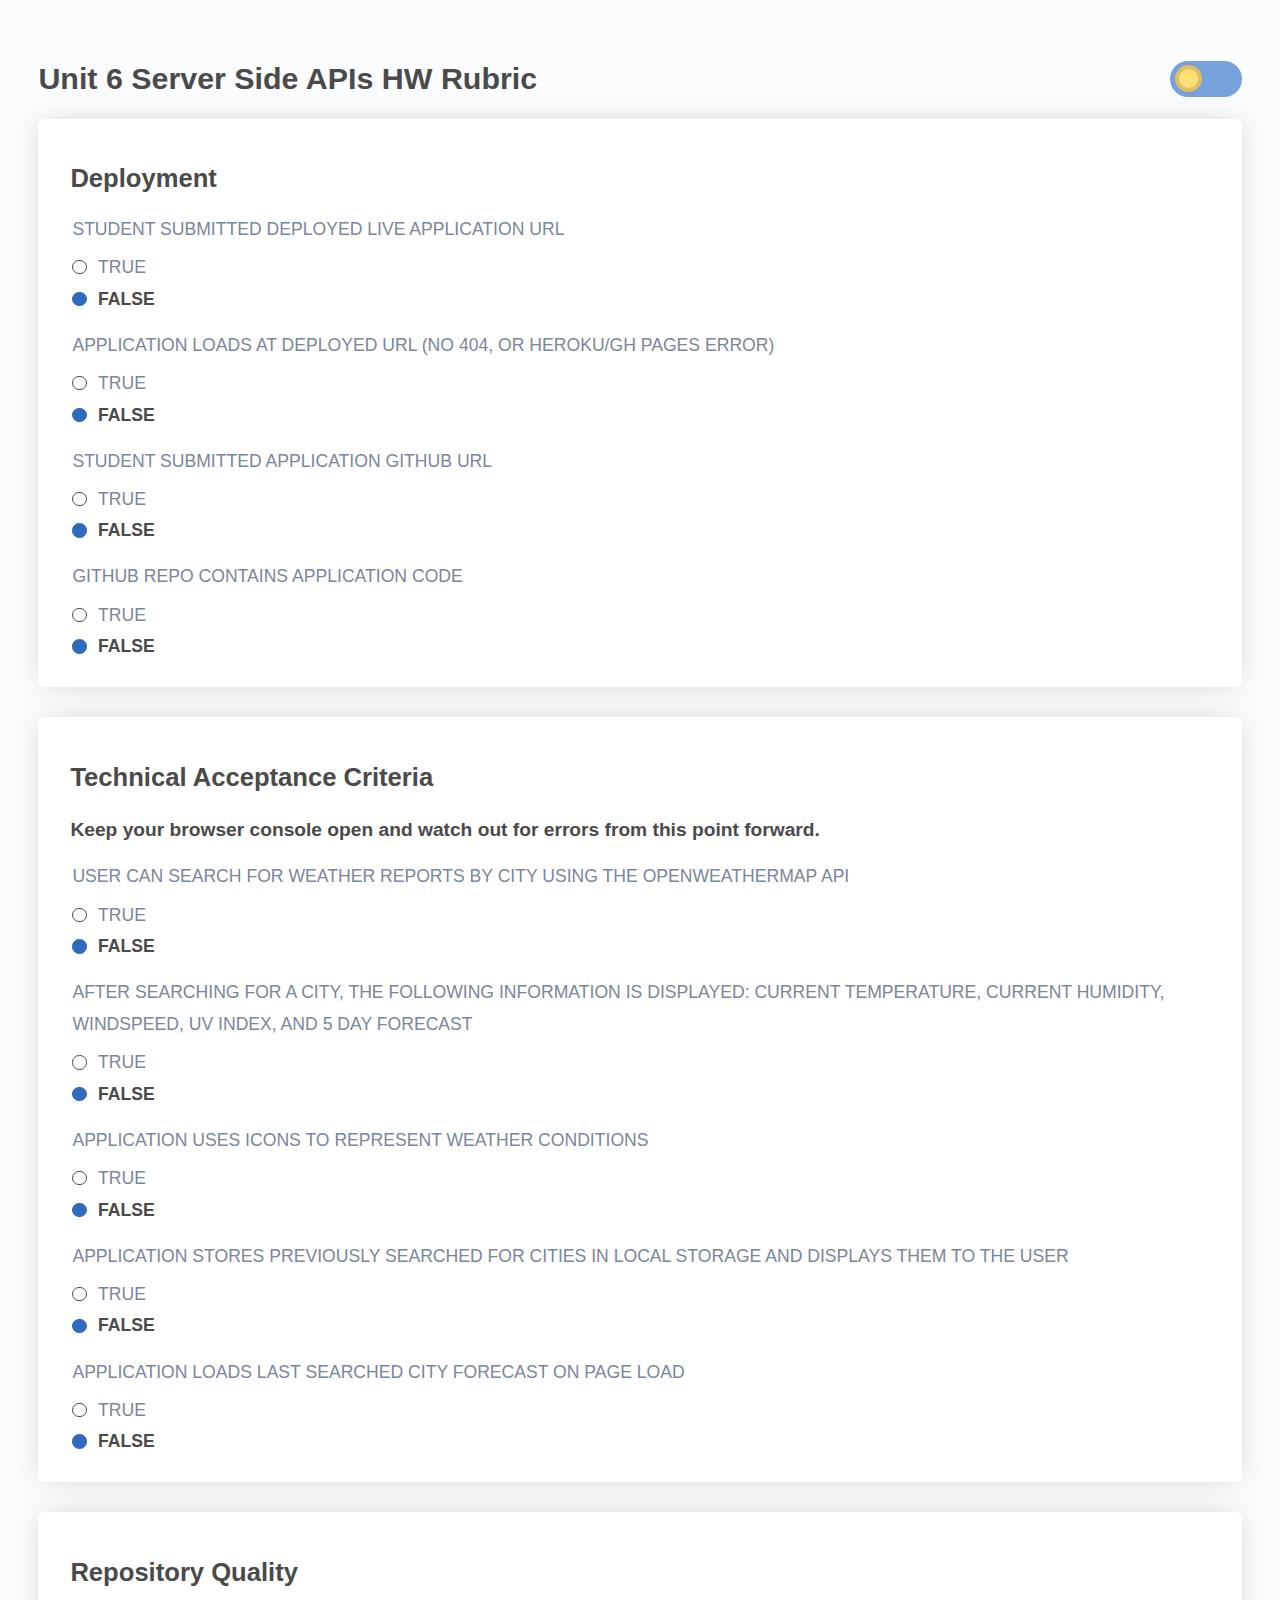
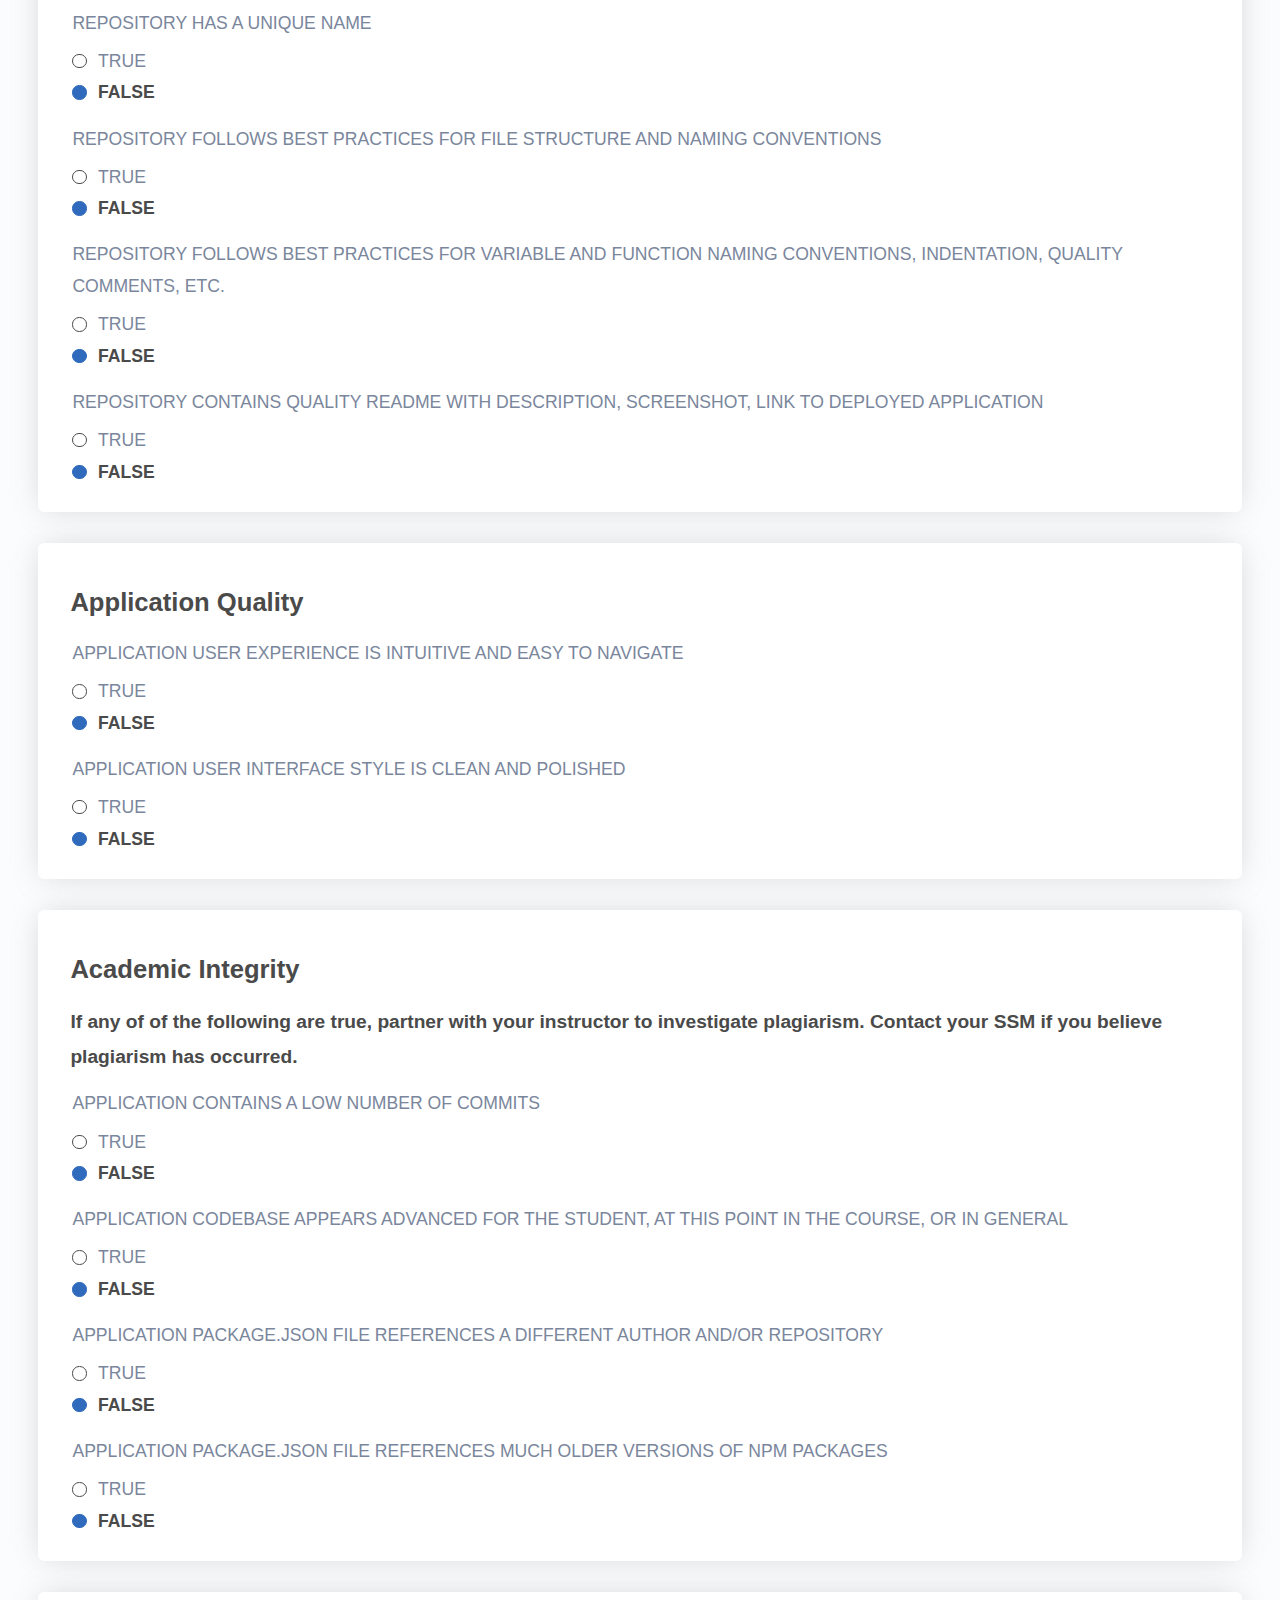
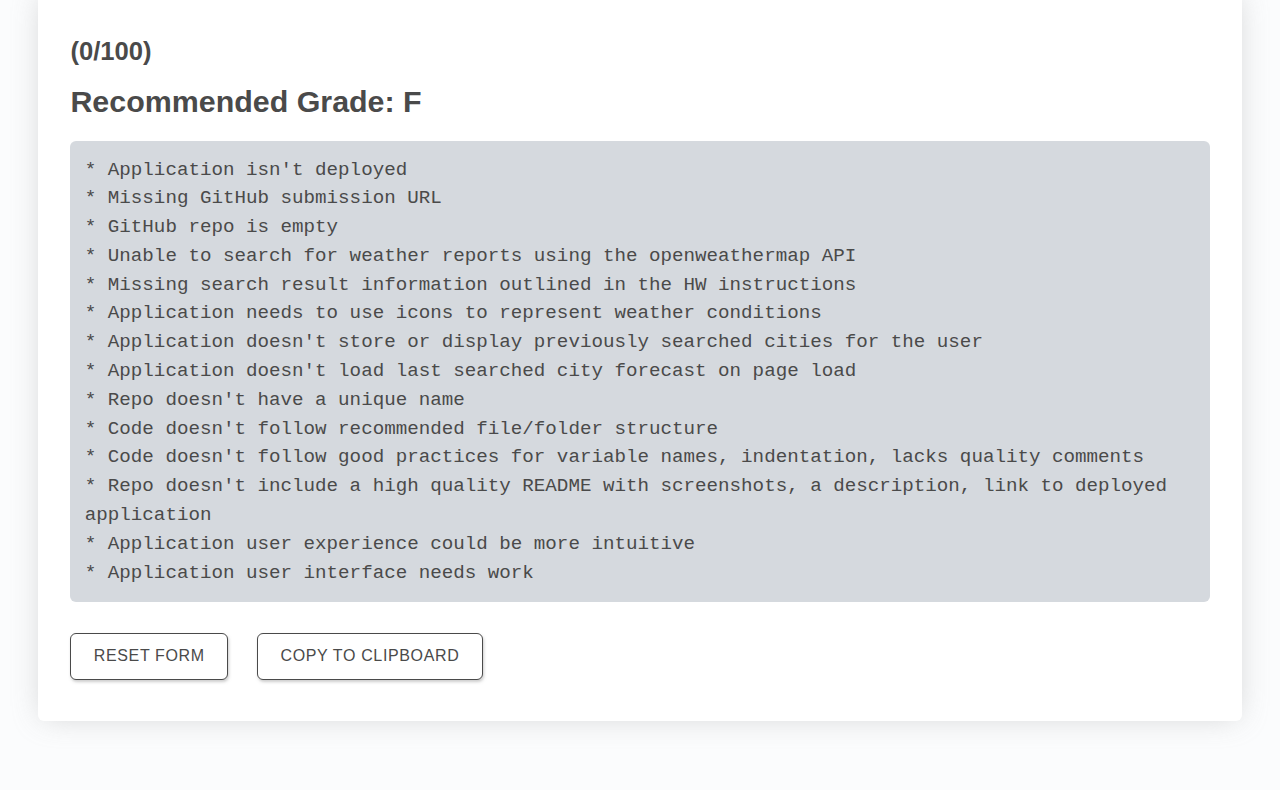
<file: 02-Homework/unit-6-rubric.html>
<!DOCTYPE html>
<html lang="en">
  <head>
    <meta charset="UTF-8" />
    <meta name="viewport" content="width=device-width, initial-scale=1.0" />
    <meta http-equiv="X-UA-Compatible" content="ie=edge" />
    <link href="https://rsms.me/inter/inter.css" rel="stylesheet" />
    <title>HW Grading Rubric</title>
    <style>
      *,
      *::before,
      *::after {
        box-sizing: border-box;
      }

      html,
      body {
        margin: 0;
        padding: 0;
        line-height: 1.15;
        font-size: 100%;
        color: #fefefe;
        transition: all 0.4s;
      }

      body {
        background-color: #fbfcfd;
        font-family: "Inter", sans-serif;
        color: #4a4a4a;
      }

      #app.dark {
        background-color: #121212;
        color: #e2e2e2;
      }

      h1 {
        font-size: 1.9rem;
      }

      h2 {
        font-size: 1.6rem;
      }

      h3 {
        font-size: 1.2rem;
      }

      h4 {
        font-size: 0.9rem;
      }

      p,
      legend {
        font-size: 1.2rem;
      }

      label {
        font-size: 0.9rem;
        line-height: 2;
      }

      fieldset {
        border: none;
        padding: 0;
        margin-top: 0.9rem;
      }

      input[type="radio"],
      input[type="checkbox"] {
        position: absolute !important;
        height: 1px;
        width: 1px;
        overflow: hidden;
        clip: rect(1px 1px 1px 1px);
        clip: rect(1px, 1px, 1px, 1px);
        white-space: nowrap;
      }

      #app {
        padding: 3%;
        transition: all 0.4s;
      }

      #app h1 {
        font-size: 1.9rem;
        font-weight: 700;
        line-height: 1.3;
      }

      header {
        display: flex;
        justify-content: space-between;
        align-items: center;
      }

      .switch-group {
        display: flex;
        align-items: center;
        height: 2.25rem;
        width: 4.5rem;
      }

      input[type="checkbox"] + .toggle {
        height: 100%;
        width: 100%;
        background-color: #77a1db;
        border-radius: 1.9rem;
        cursor: pointer;
        display: flex;
        align-items: center;
        padding: 0.35rem;
        cursor: pointer;
        overflow: hidden;
        background-position: 25% 125%;
        transition: all 0.5s;
      }

      input[type="checkbox"]:focus + .toggle {
        outline: rgb(59, 153, 252) auto 5px;
      }

      input[type="checkbox"]:checked + .toggle {
        background-color: rgb(85, 89, 204);
        background-size: 1rem;
        background-repeat: no-repeat;
        background-position: 25%;
        background-image: url("[data-uri]");
        transition: all 0.5s;
      }

      input[type="checkbox"] + .toggle::after {
        content: "";
        display: block;
        height: 1.7rem;
        width: 1.7rem;
        border-radius: 50%;
        cursor: pointer;
        border: 4px solid #e1be64;
        background-color: #fddf74;
        transform: translateX(0rem);
        transition: all 0.5s;
        background-position: center bottom;
      }

      input[type="checkbox"]:hover + .toggle::after {
        transform: translateX(0rem) scale(1.1);
      }

      input[type="checkbox"]:checked + .toggle::after {
        border: 4px solid #ffffff;
        background-color: rgba(255, 255, 255, 0.4);
        transform: translateX(2.1rem);
        transition: all 0.5s;
        background-position: center;
        background-size: 60%;
        background-repeat: no-repeat;
        background-image: url("[data-uri]");
      }

      input[type="checkbox"]:checked:hover + .toggle::after {
        transform: translateX(2.1rem) scale(1.075);
      }

      .card {
        background-color: #fff;
        border-radius: 6px;
        border-width: 0;
        box-shadow: rgba(155, 155, 155, 0.45) 0 0 30px -5px;
        font-size: 1.1rem;
        height: 100%;
        line-height: 1.8rem;
        padding: 1.5rem 2rem;
        width: 100%;
        margin-bottom: 1.9rem;
      }

      .dark .card {
        background-color: #333333;
        box-shadow: none;
      }

      .card h1,
      .card h2,
      .card h3,
      .card h4,
      .card h5,
      .card h6 {
        color: #4a4a4a;
      }

      .dark .card h1,
      .dark .card h2,
      .dark .card h3,
      .dark .card h4,
      .dark .card h5,
      .dark .card h6 {
        color: #e2e2e2;
      }

      .card h3 {
        font-size: 1.2rem;
        font-weight: 700;
        line-height: 1.8em;
        margin: 0;
        padding: 0;
      }

      .card p,
      .card label,
      .card legend {
        color: #7a869c;
        font-weight: 300;
        border-width: 0;
        display: block;
        font-size: 1.1rem;
        font-weight: 300;
        line-height: 1.8em;
        margin: 0;
        padding: 0;
        text-transform: uppercase;
      }

      .dark .card p,
      .dark .card label,
      .dark .card legend {
        color: #e2e2e2;
      }

      .card label {
        display: inline-block;
      }

      .card input[type="radio"] + label::before {
        content: "";
        height: 0.9rem;
        width: 0.9rem;
        margin-right: 0.7rem;
        border-radius: 50%;
        border: 1px solid rgb(74, 74, 74);
        background-color: #ffffff;
        display: inline-block;
        cursor: pointer;
        position: relative;
        top: 0.09rem;
      }

      .dark .card input[type="radio"] + label::before {
        border: 1px solid #e2e2e2;
        background-color: inherit;
      }

      .card input[type="radio"]:checked + label::before {
        background-color: rgb(47, 106, 189);
        border-color: rgb(47, 106, 189);
      }

      .dark .card input[type="radio"]:checked + label::before {
        background-color: #d9d9d9;
        border-color: #d9d9d9;
      }

      .card input[type="radio"]:checked + label {
        font-weight: bold;
        color: #4a4a4a;
      }

      .dark input[type="radio"]:checked + label {
        color: #e2e2e2;
      }

      .card input[type="radio"]:focus + label::before {
        outline: rgb(59, 153, 252) auto 5px;
      }

      .card legend {
        margin-bottom: 0.4rem;
      }

      .totals {
        font-size: 1.6rem;
      }

      .totals + h2 {
        font-size: 1.9rem;
        margin-top: 0;
      }

      .grade {
        font-size: 1.9rem;
      }

      button {
        background-color: #fff;
        border: 1px solid #4a4a4a;
        border-radius: 6px;
        box-shadow: rgba(155, 155, 155, 0.5) 1px 2px 3px 0;
        color: #4a4a4a;
        cursor: pointer;
        display: inline-block;
        font-size: 1rem;
        font-weight: 500;
        letter-spacing: 0.04em;
        line-height: 1.8em;
        margin: 0.75rem 1.1rem 1.1rem 0;
        outline: none;
        padding: 0.5rem 1.4rem;
        text-transform: uppercase;
        transition-delay: 0s;
        transition-duration: 0.25s;
        transition-property: all;
        transition-timing-function: ease-out;
        width: fit-content;
      }

      .dark button {
        background: #d9d9d9;
        color: #121212;
        box-shadow: none;
      }

      button:hover {
        border-color: #dbdbdb;
        color: #dbdbdb;
      }

      .dark button:hover {
        color: #121212;
      }

      button.copy {
        margin-left: 0.4rem;
      }

      button:focus {
        border-color: rgb(56, 56, 56);
        box-shadow: rgb(219, 219, 219) 0px 0px 0px 3px;
        color: rgb(56, 56, 56);
      }

      div[role="alert"] {
        color: #4a4a4a;
        font-size: 1.2rem;
        margin-bottom: 1.2rem;
      }

      .dark div[role="alert"] {
        color: #e2e2e2;
      }

      .summary {
        font-size: 1.2rem;
        border: none;
        font-family: monospace;
        white-space: pre-wrap;
        background-color: #d5d9de;
        padding: 0.9rem;
        border-radius: 6px;
        line-height: 1.5;
        width: 100%;
      }

      .dark .summary {
        background: #6b6a6a;
        color: #e2e2e2;
      }

      .summary:empty {
        display: none;
      }

      .d-none {
        display: none;
      }

      @media (max-width: 450px) {
        .btn-container {
          text-align: center;
        }

        button {
          width: 100%;
          margin: 0.5rem;
        }

        input[type="checkbox"]:checked + .toggle::after {
          transform: translateX(1.3rem);
          background-size: 50%;
        }

        input[type="checkbox"]:checked:hover + .toggle::after {
          transform: translateX(1.3rem) scale(1.1);
          background-size: 50%;
        }
      }

      @media (max-width: 515px) {
        input[type="checkbox"]:checked + .toggle::after {
          transform: translateX(1.7rem);
        }

        input[type="checkbox"]:checked:hover + .toggle::after {
          transform: translateX(1.7rem) scale(1.1);
        }
      }

      @media (max-width: 460px) {
        input[type="checkbox"]:checked + .toggle::after {
          transform: translateX(1.4rem);
        }

        input[type="checkbox"]:checked:hover + .toggle::after {
          transform: translateX(1.4rem) scale(1.1);
        }
      }

      @media (max-width: 400px) {
        #app h1 {
          font-size: 1.6rem;
        }

        input[type="checkbox"]:checked + .toggle::after {
          transform: translateX(1.3rem);
        }

        input[type="checkbox"]:checked:hover + .toggle::after {
          transform: translateX(1.3rem) scale(1.1);
        }
      }

      @media (max-width: 340px) {
        input[type="checkbox"]:checked + .toggle::after {
          transform: translateX(0.9rem);
        }

        input[type="checkbox"]:checked:hover + .toggle::after {
          transform: translateX(0.9rem) scale(1.075);
        }
      }
    </style>
  </head>
  <body>
    <div id="app"></div>

    <script>
      (function(window) {
        "use strict";

        function Model() {
          this.title = "Unit 6 Server Side APIs HW Rubric";
          this.categories = [
            {
              title: "Deployment",
              subtitle: null,
              questions: [
                {
                  title: "Student submitted deployed live application URL",
                  score: 10,
                  message: "Application isn't deployed",
                  status: false
                },
                {
                  title:
                    "Application loads at deployed URL (no 404, or Heroku/GH Pages error)",
                  score: 10,
                  message: "Application isn't deployed",
                  status: false
                },
                {
                  title: "Student submitted application GitHub URL",
                  score: 8,
                  message: "Missing GitHub submission URL",
                  status: false
                },
                {
                  title: "GitHub Repo contains application code",
                  score: 8,
                  message: "GitHub repo is empty",
                  status: false
                }
              ]
            },
            {
              title: "Technical Acceptance Criteria",
              subtitle:
                "Keep your browser console open and watch out for errors from this point forward.",
              questions: [
                {
                  title:
                    "User can search for weather reports by city using the openweathermap API",
                  score: 8,
                  message:
                    "Unable to search for weather reports using the openweathermap API",
                  status: false
                },
                {
                  title:
                    "After searching for a city, the following information is displayed: current temperature, current humidity, windspeed, uv index, and 5 day forecast",
                  score: 8,
                  message:
                    "Missing search result information outlined in the HW instructions",
                  status: false
                },
                {
                  title:
                    "Application uses icons to represent weather conditions",
                  score: 8,
                  message:
                    "Application needs to use icons to represent weather conditions",
                  status: false
                },
                {
                  title:
                    "Application stores previously searched for cities in local storage and displays them to the user",
                  score: 8,
                  message:
                    "Application doesn't store or display previously searched cities for the user",
                  status: false
                },
                {
                  title:
                    "Application loads last searched city forecast on page load",
                  score: 8,
                  message:
                    "Application doesn't load last searched city forecast on page load",
                  status: false
                }
              ]
            },
            {
              title: "Repository Quality",
              subtitle: null,
              questions: [
                {
                  title: "Repository has a unique name",
                  score: 2,
                  message: "Repo doesn't have a unique name",
                  status: false
                },
                {
                  title:
                    "Repository follows best practices for file structure and naming conventions",
                  score: 2,
                  message:
                    "Code doesn't follow recommended file/folder structure",
                  status: false
                },
                {
                  title:
                    "Repository follows best practices for variable and function naming conventions, indentation, quality comments, etc.",
                  score: 3,
                  message:
                    "Code doesn't follow good practices for variable names, indentation, lacks quality comments",
                  status: false
                },
                {
                  title:
                    "Repository contains quality README with description, screenshot, link to deployed application",
                  score: 7,
                  message:
                    "Repo doesn't include a high quality README with screenshots, a description, link to deployed application",
                  status: false
                }
              ]
            },
            {
              title: "Application Quality",
              subtitle: null,
              questions: [
                {
                  title:
                    "Application user experience is intuitive and easy to navigate",
                  score: 5,
                  message:
                    "Application user experience could be more intuitive",
                  status: false
                },
                {
                  title:
                    "Application user interface style is clean and polished",
                  score: 5,
                  message: "Application user interface needs work",
                  status: false
                }
              ]
            },
            {
              title: "Academic Integrity",
              subtitle:
                "If any of of the following are true, partner with your instructor to investigate plagiarism. Contact your SSM if you believe plagiarism has occurred.",
              questions: [
                {
                  title: "Application contains a low number of commits",
                  score: 0,
                  message: null,
                  status: false
                },
                {
                  title:
                    "Application codebase appears advanced for the student, at this point in the course, or in general",
                  score: 0,
                  message: null,
                  status: false
                },
                {
                  title:
                    "Application package.json file references a different author and/or repository",
                  score: 0,
                  message: null,
                  status: false
                },
                {
                  title:
                    "Application package.json file references much older versions of npm packages",
                  score: 0,
                  message: null,
                  status: false
                }
              ]
            }
          ];

          this.initStorage();
        }

        Model.prototype.initStorage = function() {
          this.score = 0;
          this.questions = [];
          this.messages = new Set();
          this.flagged = new Set();
          this.isDarkMode =
            JSON.parse(localStorage.getItem("isDarkMode")) || false;

          this.categories.forEach(category => {
            category.questions.forEach(question => {
              question.status = false;
              question.id = this.questions.length;
              question.flagged = category.title === "Academic Integrity";
              question.message && this.messages.add(question.message);
              this.questions.push(question);
            });
          });
        };

        Model.prototype.toggleDarkMode = function() {
          this.isDarkMode = !this.isDarkMode;
          localStorage.setItem("isDarkMode", this.isDarkMode);
        };

        Model.prototype.toggleRadio = function(radio) {
          const id = Number(radio.getAttribute("name"));
          const question = this.questions[id];

          question.status = !question.status;

          if (question.status === true) {
            this.messages.delete(question.message);
            this.score += question.score;

            if (question.flagged) {
              this.flagged.add(question.id);
            }
          } else {
            if (question.flagged) {
              this.flagged.delete(question.id);
            }

            if (question.message) {
              this.messages.add(question.message);
            }

            this.score -= question.score;
          }
        };

        Model.prototype.calcGrade = function() {
          const roundedScore = Math.min(100, Math.ceil(this.score));

          let letterGrade = "";

          if (roundedScore >= 97) {
            letterGrade = "A+";
          } else if (roundedScore >= 93 && roundedScore <= 96) {
            letterGrade = "A";
          } else if (roundedScore >= 90 && roundedScore <= 92) {
            letterGrade = "A-";
          } else if (roundedScore >= 87 && roundedScore <= 89) {
            letterGrade = "B+";
          } else if (roundedScore >= 83 && roundedScore <= 86) {
            letterGrade = "B";
          } else if (roundedScore >= 80 && roundedScore <= 82) {
            letterGrade = "B-";
          } else if (roundedScore >= 77 && roundedScore <= 79) {
            letterGrade = "C+";
          } else if (roundedScore >= 73 && roundedScore <= 76) {
            letterGrade = "C";
          } else if (roundedScore >= 70 && roundedScore <= 72) {
            letterGrade = "C-";
          } else if (roundedScore >= 67 && roundedScore <= 69) {
            letterGrade = "D+";
          } else if (roundedScore >= 63 && roundedScore <= 66) {
            letterGrade = "D";
          } else if (roundedScore >= 60 && roundedScore <= 62) {
            letterGrade = "D-";
          } else {
            letterGrade = "F";
          }

          return letterGrade;
        };

        Model.prototype.hasFlags = function() {
          return this.flagged.size > 0;
        };

        function View(model) {
          this.model = model;
          this.generateHTML();
          this.cacheDom();
        }

        View.prototype.cacheDom = function() {
          this.darkModeToggle = document.querySelector("#dark-mode");
          this.radios = Array.from(
            document.querySelectorAll("input[type='radio']")
          );
          this.totals = document.querySelector(".totals");
          this.grade = document.querySelector(".grade");
          this.alert = document.querySelector("div[role='alert']");
          this.summaryHeading = document.querySelector(".summary-heading");
          this.summary = document.querySelector(".summary");
          this.resetButton = document.querySelector(".reset");
          this.copyButton = document.querySelector(".copy");
        };

        View.prototype.createFieldset = function({ title, id }) {
          return `<fieldset class="input-group">
          <legend>
            ${title}
          </legend>
          <div class="radio-group">
            <input type="radio" name="${id}" id="${id}-true" value="true">
            <label for="${id}-true">True</label>
          </div>
          <div class="radio-group">
            <input type="radio" name="${id}" id="${id}-false" value="false" checked>
            <label for="${id}-false">False</label>
          </div>
        </fieldset>`;
        };

        View.prototype.createCard = function({ title, subtitle, questions }) {
          return `<div class="card">
          <h2>${title}</h2>
          ${subtitle ? `<h3>${subtitle}</h3>` : ""}
          ${questions.map(child => this.createFieldset(child)).join("")}
          </div>`;
        };

        View.prototype.createResults = function() {
          return `<div class="card">
        <h2 class="totals">(0/100)</h2>
        <h2>Recommended Grade: <span class="grade">F</span></h2>
        <div class="d-none" role="alert">
          You've selected <strong>True</strong> for one of more Academic
          Integrity prompts and are advised to investigate plagiarism before
          issuing a grade.
        </div>
        <h3 class="summary-heading d-none">Summary:</h3>
        <pre class="summary" aria-label="summary">${[...this.model.messages]
          .map(message => `* ${message}\n`)
          .join("")}</pre>
        <div class="btn-container">
          <button class="reset">Reset Form</button>
          <button class="copy">Copy To Clipboard</button>
        </div>
      </div>`;
        };

        View.prototype.createHeader = function(title, isDarkMode = false) {
          return `<header>
            <h1>${title}</h1>
            <div class="switch-group">
              <input type="checkbox" name="dark-mode" id="dark-mode" ${
                isDarkMode ? "checked" : ""
              }>
              <label aria-label="dark mode" for="dark-mode" class="toggle">
              </label>
            </div>
          </header>`;
        };

        View.prototype.generateHTML = function() {
          this.wrapper = document.querySelector("#app");

          if (this.model.isDarkMode) {
            this.wrapper.classList.add("dark");
          }

          const survey = this.model.categories.reduce((final, current) => {
            final += this.createCard(current);
            return final;
          }, "");

          const results = this.createResults();

          const header = this.createHeader(
            this.model.title,
            this.model.isDarkMode
          );

          this.wrapper.innerHTML = header + survey + results;
        };

        View.prototype.update = function() {
          const roundedScore = Math.min(100, Math.ceil(this.model.score));
          this.totals.textContent = `(${roundedScore}/ 100)`;

          const letterGrade = this.model.calcGrade();
          this.grade.textContent = letterGrade;

          if (this.model.hasFlags()) {
            this.alert.classList.remove("d-none");
          } else {
            this.alert.classList.add("d-none");
          }

          if (this.model.isDarkMode) {
            this.wrapper.classList.add("dark");
          } else {
            this.wrapper.classList.remove("dark");
          }

          this.summary.textContent = [...this.model.messages]
            .map(message => `* ${message}\n`)
            .join("");
        };

        function Controller(model, view) {
          this.model = model;
          this.view = view;
          this.addEventListeners();
        }

        Controller.prototype.addEventListeners = function() {
          this.view.wrapper.addEventListener("change", event => {
            const { target } = event;

            if (!target.matches("input[type='radio']")) {
              return;
            }

            this.model.toggleRadio(target);
            this.view.update();
          });

          this.view.resetButton.addEventListener("click", () => {
            this.model.initStorage();

            this.view.radios.forEach(
              radio => (radio.checked = radio.hasAttribute("checked"))
            );

            this.view.update();
            window.scrollTo(0, 0);
          });

          this.view.copyButton.addEventListener("click", () => {
            const selection = window.getSelection();
            const range = document.createRange();

            range.selectNodeContents(this.view.summary);
            selection.removeAllRanges();
            selection.addRange(range);
            document.execCommand("copy");
          });

          this.view.darkModeToggle.addEventListener("change", () => {
            this.model.toggleDarkMode();
            this.view.update();
          });
        };

        function App(Model, View, Controller) {
          this.model = new Model();
          this.view = new View(this.model);
          this.controller = new Controller(this.model, this.view);
        }

        return new App(Model, View, Controller);
      })(window);
    </script>
  </body>
</html>
</file>
